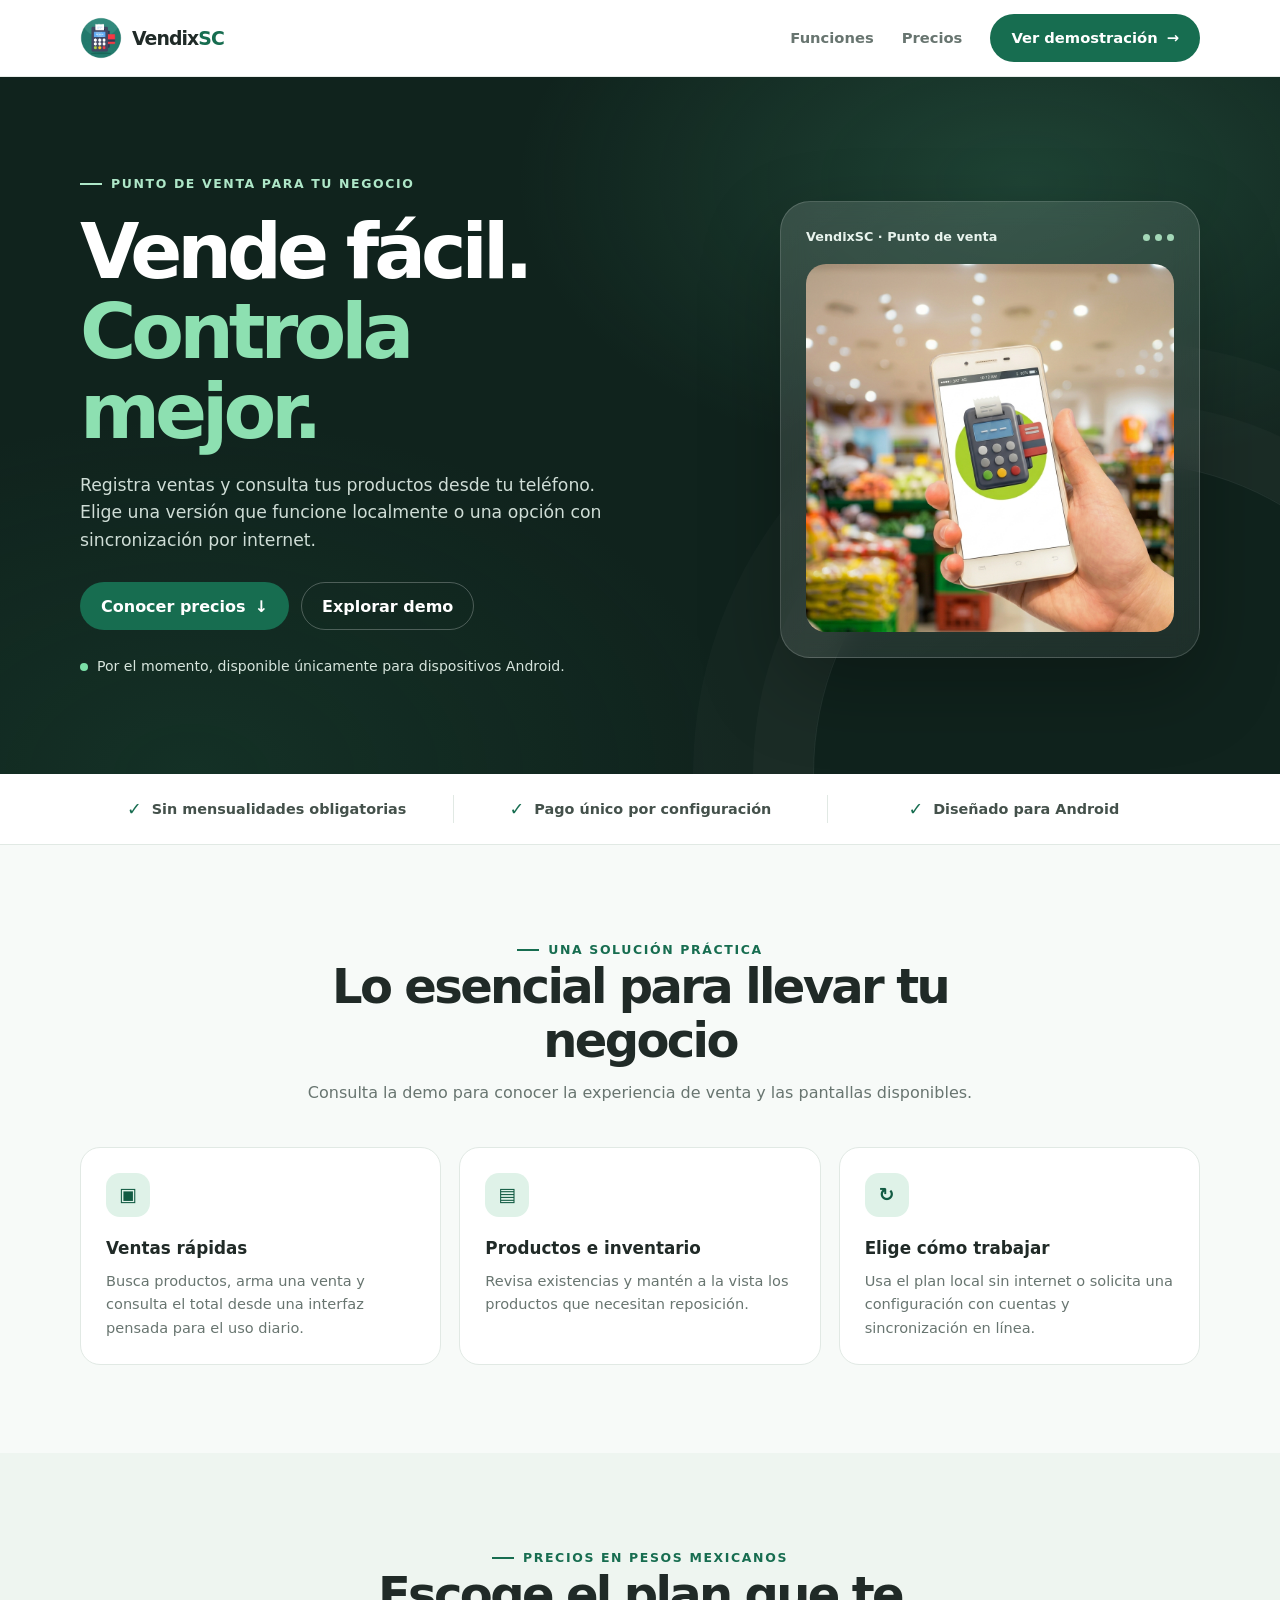
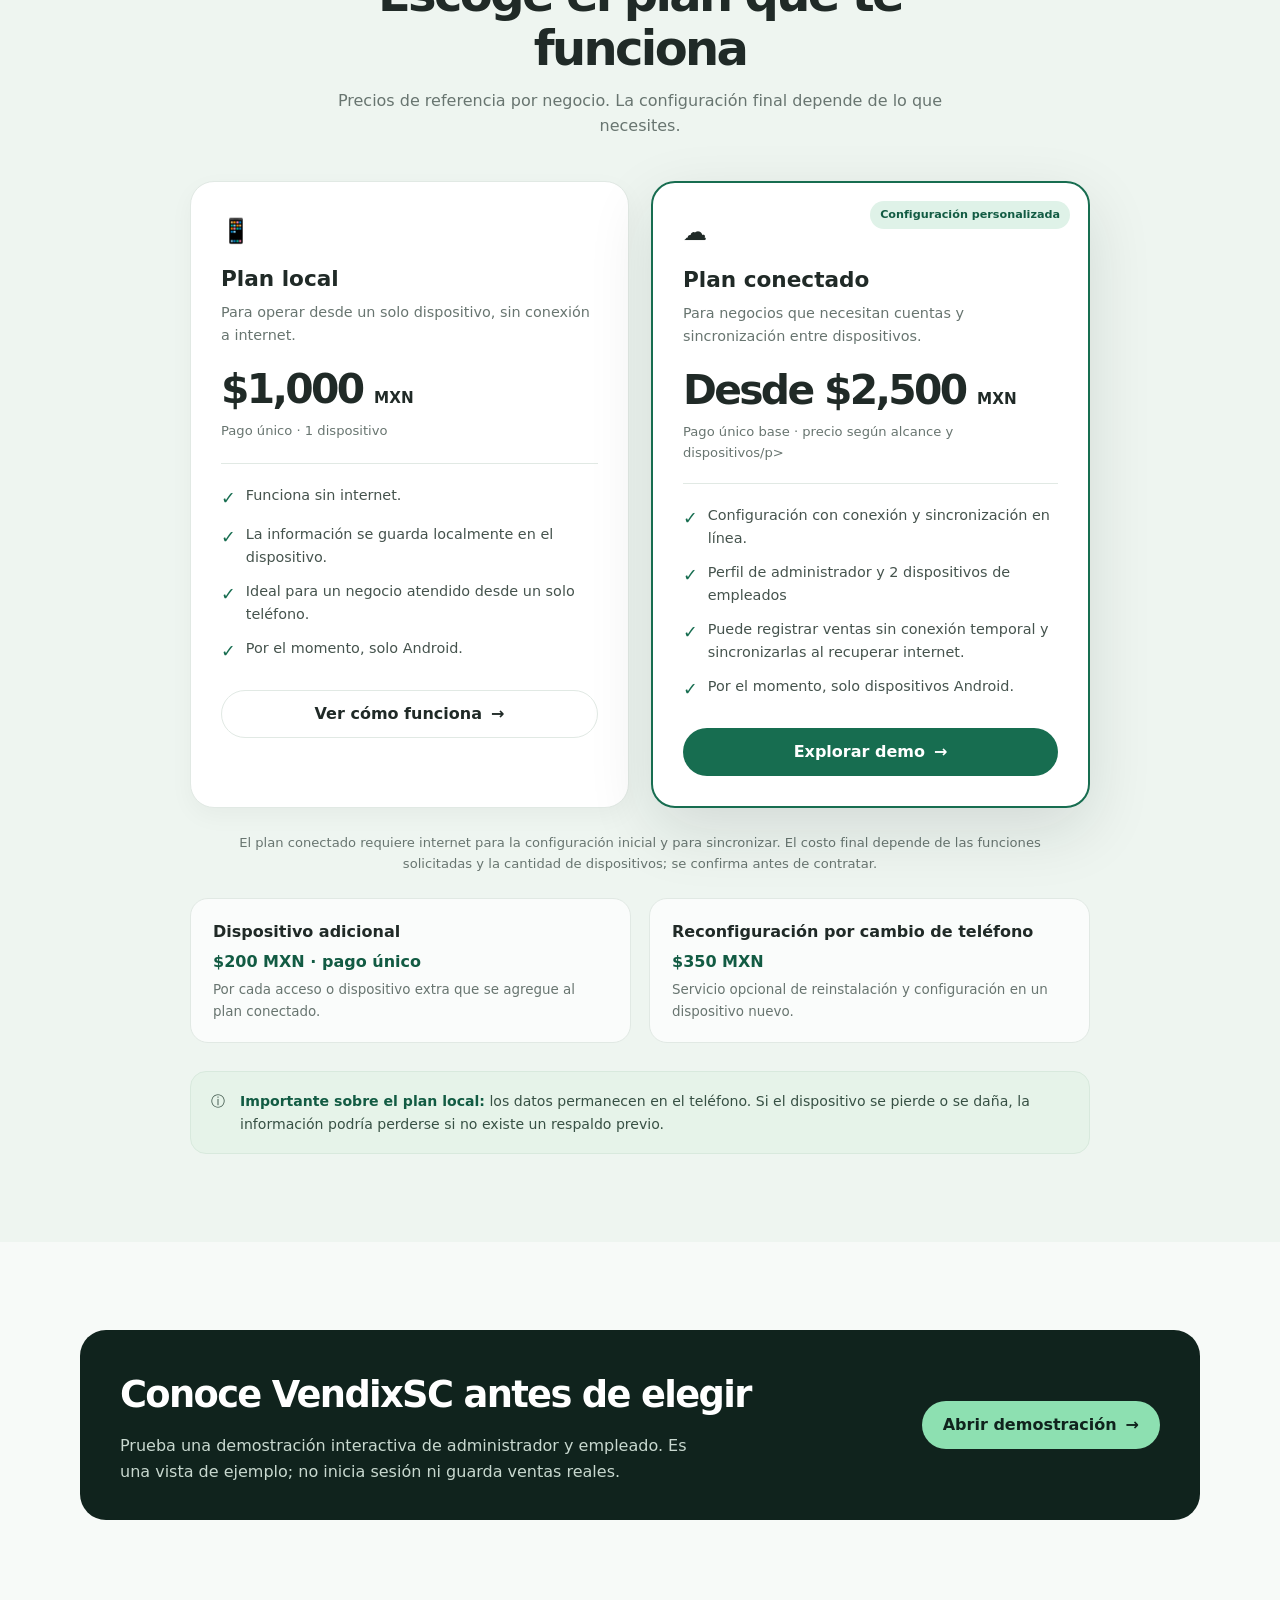
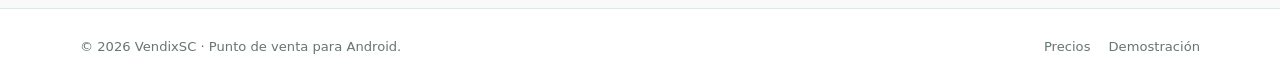
<file: index.html>
<!DOCTYPE html>
<html lang="es">
<head>
  <meta charset="UTF-8" />
  <meta name="viewport" content="width=device-width, initial-scale=1" />
  <meta name="description" content="VendixSC: punto de venta para negocios. Plan local sin internet desde $1,000 MXN y plan sincronizado desde $2,500 MXN. Disponible por el momento para Android." />
  <meta name="theme-color" content="#10231d" />
  <title>VendixSC | Punto de venta para tu negocio</title>
  <link rel="icon" type="image/png" href="favicon.png" />
  <link rel="manifest" href="manifest.json" />
  <style>
    :root {
      color-scheme: light;
      --forest: #10231d;
      --green: #176d50;
      --green-dark: #125b43;
      --mint: #dff2e8;
      --ink: #202a27;
      --muted: #687570;
      --line: #e1e9e4;
      --paper: #f7faf8;
      --white: #fff;
      --shadow: 0 22px 65px rgba(16, 35, 29, .12);
    }

    * { box-sizing: border-box; }
    html { scroll-behavior: smooth; }
    body {
      margin: 0;
      background: var(--paper);
      color: var(--ink);
      font-family: Inter, ui-sans-serif, system-ui, -apple-system, BlinkMacSystemFont, "Segoe UI", sans-serif;
      line-height: 1.6;
    }
    a { color: inherit; }
    img { max-width: 100%; }
    .container { width: min(1120px, calc(100% - 40px)); margin-inline: auto; }
    .site-header {
      position: sticky;
      top: 0;
      z-index: 5;
      border-bottom: 1px solid rgba(225, 233, 228, .8);
      background: rgba(255, 255, 255, .92);
      backdrop-filter: blur(14px);
    }
    .nav {
      min-height: 76px;
      display: flex;
      align-items: center;
      justify-content: space-between;
      gap: 24px;
    }
    .brand {
      display: inline-flex;
      align-items: center;
      gap: 10px;
      text-decoration: none;
      font-size: 1.18rem;
      font-weight: 850;
      letter-spacing: -.05em;
    }
    .brand img { width: 42px; height: 42px; object-fit: contain; border-radius: 50%; }
    .brand span span { color: var(--green); }
    .nav-links { display: flex; align-items: center; gap: 28px; }
    .nav-links a { color: var(--muted); font-size: .92rem; font-weight: 650; text-decoration: none; }
    .nav-links a.button { color: var(--white); }
    .nav-links a:hover { color: var(--green); }
    .nav-links a.button:hover { color: var(--white); }
    .button {
      display: inline-flex;
      min-height: 48px;
      align-items: center;
      justify-content: center;
      gap: 9px;
      padding: 0 20px;
      border: 1px solid transparent;
      border-radius: 999px;
      background: var(--green);
      color: var(--white);
      font-weight: 750;
      text-decoration: none;
      transition: background .18s ease, transform .18s ease;
    }
    .button:hover { background: var(--green-dark); transform: translateY(-1px); }
    .button-light { border-color: var(--line); background: var(--white); color: var(--ink); }
    .button-light:hover { background: #f1f7f3; color: var(--green-dark); }
    .hero {
      position: relative;
      overflow: hidden;
      padding: 90px 0 82px;
      background:
        radial-gradient(ellipse at 80% 15%, rgba(72, 159, 119, .26), transparent 35%),
        radial-gradient(ellipse at 15% 100%, rgba(38, 111, 78, .18), transparent 36%),
        var(--forest);
      color: var(--white);
    }
    .hero::after {
      position: absolute;
      right: -155px;
      bottom: -310px;
      width: 620px;
      height: 620px;
      border: 1px solid rgba(255, 255, 255, .08);
      border-radius: 50%;
      content: "";
      box-shadow: 0 0 0 60px rgba(255,255,255,.025), 0 0 0 120px rgba(255,255,255,.02);
    }
    .hero-grid {
      position: relative;
      z-index: 1;
      display: grid;
      grid-template-columns: 1.08fr .92fr;
      align-items: center;
      gap: 64px;
    }
    .eyebrow {
      display: inline-flex;
      align-items: center;
      gap: 9px;
      margin: 0 0 18px;
      color: #aee7c8;
      font-size: .78rem;
      font-weight: 850;
      letter-spacing: .13em;
      text-transform: uppercase;
    }
    .eyebrow::before { width: 22px; height: 2px; background: currentColor; content: ""; }
    h1, h2, h3, p { margin-top: 0; }
    .hero h1 {
      max-width: 650px;
      margin-bottom: 20px;
      font-size: clamp(2.65rem, 6vw, 4.8rem);
      letter-spacing: -.065em;
      line-height: 1.04;
    }
    .hero h1 span { color: #8de0b1; }
    .hero-copy { max-width: 560px; margin-bottom: 28px; color: #cfddd6; font-size: 1.08rem; }
    .hero-actions { display: flex; flex-wrap: wrap; gap: 12px; }
    .hero .button-light { border-color: rgba(255,255,255,.25); background: transparent; color: var(--white); }
    .hero .button-light:hover { background: rgba(255,255,255,.1); }
    .availability {
      display: inline-flex;
      align-items: center;
      gap: 9px;
      margin-top: 25px;
      color: #d7e5dd;
      font-size: .88rem;
    }
    .availability::before { width: 8px; height: 8px; border-radius: 50%; background: #7be0a7; content: ""; }
    .device-card {
      position: relative;
      width: min(100%, 420px);
      justify-self: end;
      padding: 25px;
      border: 1px solid rgba(255,255,255,.16);
      border-radius: 30px;
      background: linear-gradient(145deg, rgba(255,255,255,.14), rgba(255,255,255,.06));
      box-shadow: 0 30px 80px rgba(0,0,0,.25);
      backdrop-filter: blur(12px);
    }
    .device-top { display: flex; align-items: center; justify-content: space-between; color: #e8f3ed; font-size: .8rem; font-weight: 700; }
    .device-dots { display: flex; gap: 5px; }
    .device-dots i { width: 7px; height: 7px; border-radius: 50%; background: #a4d8b8; }
    .device-image { display: block; width: 100%; aspect-ratio: 1; margin-top: 17px; border-radius: 20px; object-fit: cover; }
    .trust-strip { border-bottom: 1px solid var(--line); background: var(--white); }
    .trust-items { display: grid; grid-template-columns: repeat(3, 1fr); padding: 21px 0; }
    .trust-item { display: flex; align-items: center; justify-content: center; gap: 10px; padding: 0 12px; color: #44514b; font-size: .9rem; font-weight: 700; text-align: center; }
    .trust-item + .trust-item { border-left: 1px solid var(--line); }
    .check { color: var(--green); font-size: 1.1rem; }
    section.content-section { padding: 88px 0; }
    .section-heading { max-width: 680px; margin: 0 auto 42px; text-align: center; }
    .section-heading .eyebrow { color: var(--green); }
    .section-heading h2 { margin-bottom: 12px; font-size: clamp(2rem, 4vw, 3rem); letter-spacing: -.055em; line-height: 1.12; }
    .section-heading p { margin-bottom: 0; color: var(--muted); }
    .features { display: grid; grid-template-columns: repeat(3, 1fr); gap: 18px; }
    .feature {
      min-height: 205px;
      padding: 25px;
      border: 1px solid var(--line);
      border-radius: 20px;
      background: var(--white);
    }
    .feature-icon {
      display: grid;
      width: 44px;
      height: 44px;
      place-items: center;
      margin-bottom: 18px;
      border-radius: 14px;
      background: var(--mint);
      color: var(--green-dark);
      font-size: 1.2rem;
      font-weight: 850;
    }
    .feature h3 { margin-bottom: 7px; font-size: 1.05rem; }
    .feature p { margin-bottom: 0; color: var(--muted); font-size: .91rem; }
    .pricing-section { background: #eef5f0; }
    .pricing-grid { display: grid; grid-template-columns: repeat(2, minmax(0, 1fr)); align-items: stretch; gap: 22px; max-width: 900px; margin: 0 auto; }
    .price-card {
      position: relative;
      padding: 30px;
      border: 1px solid var(--line);
      border-radius: 24px;
      background: var(--white);
      box-shadow: 0 8px 25px rgba(16,35,29,.04);
    }
    .price-card.recommended { border: 2px solid var(--green); box-shadow: var(--shadow); }
    .badge {
      position: absolute;
      top: 18px;
      right: 18px;
      padding: 5px 10px;
      border-radius: 999px;
      background: var(--mint);
      color: var(--green-dark);
      font-size: .7rem;
      font-weight: 800;
    }
    .plan-icon { font-size: 1.5rem; }
    .price-card h3 { margin: 12px 0 4px; font-size: 1.35rem; }
    .plan-caption { min-height: 48px; margin-bottom: 18px; color: var(--muted); font-size: .9rem; }
    .price { margin: 0; font-size: 2.55rem; font-weight: 850; letter-spacing: -.065em; line-height: 1.1; }
    .price span { font-size: .95rem; font-weight: 650; letter-spacing: 0; }
    .price-note { min-height: 23px; margin: 8px 0 19px; color: var(--muted); font-size: .82rem; }
    .price-card ul { display: grid; gap: 11px; margin: 20px 0 25px; padding: 20px 0 0; border-top: 1px solid var(--line); list-style: none; }
    .price-card li { display: flex; gap: 10px; color: #45534d; font-size: .9rem; }
    .price-card .button { width: 100%; }
    .pricing-note { max-width: 820px; margin: 24px auto 0; color: var(--muted); font-size: .82rem; text-align: center; }
    .extras { display: grid; grid-template-columns: 1fr 1fr; gap: 18px; max-width: 900px; margin: 24px auto 0; }
    .extra {
      padding: 20px 22px;
      border: 1px solid var(--line);
      border-radius: 18px;
      background: rgba(255,255,255,.72);
    }
    .extra strong { display: block; margin-bottom: 4px; }
    .extra span { color: var(--green-dark); font-weight: 800; }
    .extra p { margin: 5px 0 0; color: var(--muted); font-size: .84rem; }
    .note-box {
      display: flex;
      gap: 15px;
      max-width: 900px;
      margin: 28px auto 0;
      padding: 18px 20px;
      border: 1px solid #d8e9dd;
      border-radius: 16px;
      background: #e6f3e9;
      color: #375044;
      font-size: .88rem;
    }
    .note-box b { color: var(--green-dark); }
    .demo-banner {
      display: grid;
      grid-template-columns: 1fr auto;
      align-items: center;
      gap: 28px;
      padding: 36px 40px;
      border-radius: 26px;
      background: var(--forest);
      color: var(--white);
    }
    .demo-banner h2 { margin-bottom: 8px; font-size: clamp(1.6rem, 3.5vw, 2.3rem); letter-spacing: -.045em; }
    .demo-banner p { max-width: 590px; margin-bottom: 0; color: #c8d8cf; }
    .demo-banner .button { background: #8de0b1; color: var(--forest); }
    .demo-banner .button:hover { background: #a9ebc5; }
    footer { padding: 27px 0; border-top: 1px solid var(--line); background: var(--white); }
    .footer-inner { display: flex; align-items: center; justify-content: space-between; gap: 20px; color: var(--muted); font-size: .82rem; }
    .footer-inner p { margin: 0; }
    .footer-links { display: flex; gap: 18px; }
    .footer-links a { text-decoration: none; }
    .footer-links a:hover { color: var(--green); }

    @media (max-width: 760px) {
      .container { width: min(100% - 32px, 560px); }
      .nav { min-height: 68px; }
      .nav-links { gap: 14px; }
      .nav-links a:not(.button) { display: none; }
      .nav-links .button { min-height: 42px; padding-inline: 15px; font-size: .85rem; }
      .hero { padding: 66px 0 58px; }
      .hero-grid { grid-template-columns: 1fr; gap: 42px; }
      .hero h1 { font-size: clamp(2.7rem, 12vw, 4.2rem); }
      .device-card { justify-self: center; }
      .trust-items { grid-template-columns: 1fr; gap: 12px; padding: 17px 0; }
      .trust-item { justify-content: flex-start; padding: 0; text-align: left; }
      .trust-item + .trust-item { border-left: 0; }
      section.content-section { padding: 66px 0; }
      .features { grid-template-columns: 1fr; gap: 12px; }
      .feature { min-height: 0; }
      .pricing-grid { grid-template-columns: 1fr; }
      .price-card { padding: 25px; }
      .extras { grid-template-columns: 1fr; }
      .demo-banner { grid-template-columns: 1fr; padding: 28px 24px; }
      .demo-banner .button { justify-self: start; }
      .footer-inner { flex-direction: column; align-items: flex-start; }
    }
    @media (prefers-reduced-motion: reduce) {
      html { scroll-behavior: auto; }
      *, *::before, *::after { transition-duration: .01ms !important; }
    }
  </style>
</head>
<body>
  <header class="site-header">
    <nav class="nav container" aria-label="Navegación principal">
      <a class="brand" href="#inicio" aria-label="VendixSC, inicio">
        <img src="punto%20de%20venta.png" alt="" />
        <span>Vendix<span>SC</span></span>
      </a>
      <div class="nav-links">
        <a href="#funciones">Funciones</a>
        <a href="#precios">Precios</a>
        <a class="button" href="demo.html">Ver demostración <span aria-hidden="true">→</span></a>
      </div>
    </nav>
  </header>

  <main>
    <section class="hero" id="inicio">
      <div class="container hero-grid">
        <div>
          <p class="eyebrow">Punto de venta para tu negocio</p>
          <h1>Vende fácil.<br /><span>Controla mejor.</span></h1>
          <p class="hero-copy">Registra ventas y consulta tus productos desde tu teléfono. Elige una versión que funcione localmente o una opción con sincronización por internet.</p>
          <div class="hero-actions">
            <a class="button" href="#precios">Conocer precios <span aria-hidden="true">↓</span></a>
            <a class="button button-light" href="demo.html">Explorar demo</a>
          </div>
          <p class="availability">Por el momento, disponible únicamente para dispositivos Android.</p>
        </div>
        <div class="device-card" aria-label="Vista ilustrativa del punto de venta">
          <div class="device-top"><span>VendixSC · Punto de venta</span><span class="device-dots" aria-hidden="true"><i></i><i></i><i></i></span></div>
          <img class="device-image" src="vendi.jpeg" alt="Teléfono con una aplicación de punto de venta en un negocio" />
        </div>
      </div>
    </section>

    <div class="trust-strip">
      <div class="container trust-items">
        <div class="trust-item"><span class="check" aria-hidden="true">✓</span> Sin mensualidades obligatorias</div>
        <div class="trust-item"><span class="check" aria-hidden="true">✓</span> Pago único por configuración</div>
        <div class="trust-item"><span class="check" aria-hidden="true">✓</span> Diseñado para Android</div>
      </div>
    </div>

    <section class="content-section" id="funciones">
      <div class="container">
        <div class="section-heading">
          <p class="eyebrow">Una solución práctica</p>
          <h2>Lo esencial para llevar tu negocio</h2>
          <p>Consulta la demo para conocer la experiencia de venta y las pantallas disponibles.</p>
        </div>
        <div class="features">
          <article class="feature">
            <div class="feature-icon" aria-hidden="true">▣</div>
            <h3>Ventas rápidas</h3>
            <p>Busca productos, arma una venta y consulta el total desde una interfaz pensada para el uso diario.</p>
          </article>
          <article class="feature">
            <div class="feature-icon" aria-hidden="true">▤</div>
            <h3>Productos e inventario</h3>
            <p>Revisa existencias y mantén a la vista los productos que necesitan reposición.</p>
          </article>
          <article class="feature">
            <div class="feature-icon" aria-hidden="true">↻</div>
            <h3>Elige cómo trabajar</h3>
            <p>Usa el plan local sin internet o solicita una configuración con cuentas y sincronización en línea.</p>
          </article>
        </div>
      </div>
    </section>

    <section class="content-section pricing-section" id="precios">
      <div class="container">
        <div class="section-heading">
          <p class="eyebrow">Precios en pesos mexicanos</p>
          <h2>Escoge el plan que te funciona</h2>
          <p>Precios de referencia por negocio. La configuración final depende de lo que necesites.</p>
        </div>
        <div class="pricing-grid">
          <article class="price-card">
            <span class="plan-icon" aria-hidden="true">📱</span>
            <h3>Plan local</h3>
            <p class="plan-caption">Para operar desde un solo dispositivo, sin conexión a internet.</p>
            <p class="price">$1,000 <span>MXN</span></p>
            <p class="price-note">Pago único · 1 dispositivo</p>
            <ul>
              <li><span class="check" aria-hidden="true">✓</span><span>Funciona sin internet.</span></li>
              <li><span class="check" aria-hidden="true">✓</span><span>La información se guarda localmente en el dispositivo.</span></li>
              <li><span class="check" aria-hidden="true">✓</span><span>Ideal para un negocio atendido desde un solo teléfono.</span></li>
              <li><span class="check" aria-hidden="true">✓</span><span>Por el momento, solo Android.</span></li>
            </ul>
            <a class="button button-light" href="demo.html">Ver cómo funciona <span aria-hidden="true">→</span></a>
          </article>
          <article class="price-card recommended">
            <span class="badge">Configuración personalizada</span>
            <span class="plan-icon" aria-hidden="true">☁</span>
            <h3>Plan conectado</h3>
            <p class="plan-caption">Para negocios que necesitan cuentas y sincronización entre dispositivos.</p>
            <p class="price">Desde $2,500 <span>MXN</span></p>
            <p class="price-note">Pago único base · precio según alcance y dispositivos/p>
            <ul>
              <li><span class="check" aria-hidden="true">✓</span><span>Configuración con conexión y sincronización en línea.</span></li>
              <li><span class="check" aria-hidden="true">✓</span><span>Perfil de administrador y 2 dispositivos de empleados</span></li>
              <li><span class="check" aria-hidden="true">✓</span><span>Puede registrar ventas sin conexión temporal y sincronizarlas al recuperar internet.</span></li>
              <li><span class="check" aria-hidden="true">✓</span><span>Por el momento, solo dispositivos Android.</span></li>
            </ul>
            <a class="button" href="demo.html">Explorar demo <span aria-hidden="true">→</span></a>
          </article>
        </div>
        <p class="pricing-note">El plan conectado requiere internet para la configuración inicial y para sincronizar. El costo final depende de las funciones solicitadas y la cantidad de dispositivos; se confirma antes de contratar.</p>
        <div class="extras" aria-label="Servicios opcionales">
          <div class="extra">
            <strong>Dispositivo adicional</strong>
            <span>$200 MXN · pago único</span>
            <p>Por cada acceso o dispositivo extra que se agregue al plan conectado.</p>
          </div>
          <div class="extra">
            <strong>Reconfiguración por cambio de teléfono</strong>
            <span>$350 MXN</span>
            <p>Servicio opcional de reinstalación y configuración en un dispositivo nuevo.</p>
          </div>
        </div>
        <div class="note-box">
          <span aria-hidden="true">ⓘ</span>
          <div><b>Importante sobre el plan local:</b> los datos permanecen en el teléfono. Si el dispositivo se pierde o se daña, la información podría perderse si no existe un respaldo previo.</div>
        </div>
      </div>
    </section>

    <section class="content-section">
      <div class="container">
        <div class="demo-banner">
          <div>
            <h2>Conoce VendixSC antes de elegir</h2>
            <p>Prueba una demostración interactiva de administrador y empleado. Es una vista de ejemplo; no inicia sesión ni guarda ventas reales.</p>
          </div>
          <a class="button" href="demo.html">Abrir demostración <span aria-hidden="true">→</span></a>
        </div>
      </div>
    </section>
  </main>

  <footer>
    <div class="container footer-inner">
      <p>© <span id="year">2026</span> VendixSC · Punto de venta para Android.</p>
      <div class="footer-links"><a href="#precios">Precios</a><a href="demo.html">Demostración</a></div>
    </div>
  </footer>
  <script>
    document.querySelector("#year").textContent = new Date().getFullYear();
  </script>
</body>
</html>
</file>
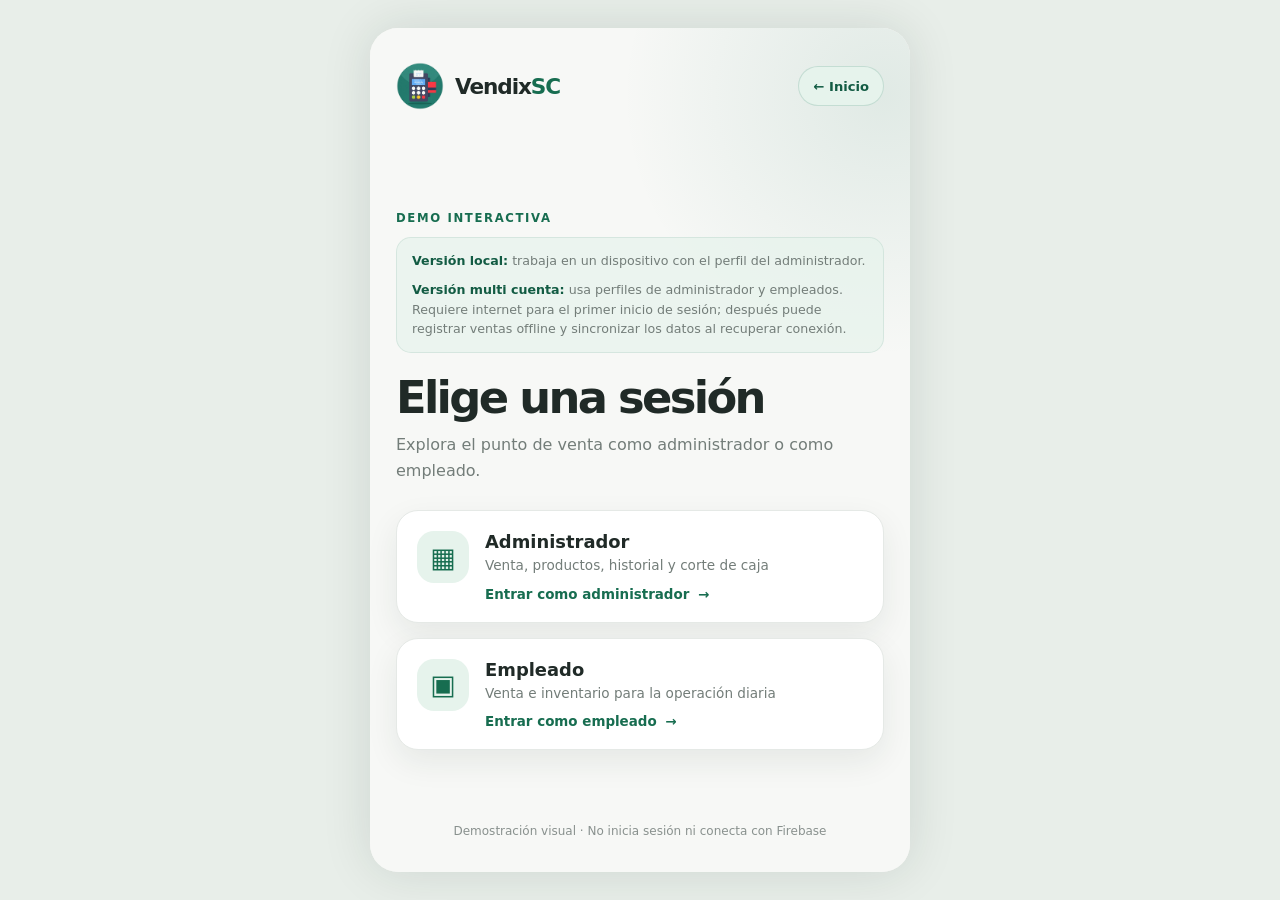
<file: demo.html>
<!DOCTYPE html>
<html lang="es">
  <head>
    <meta charset="UTF-8" />
    <meta name="viewport" content="width=device-width, initial-scale=1.0" />
    <meta
      name="description"
      content="Demo interactiva de las sesiones de administrador y empleado de VendixSC."
    />
    <meta name="theme-color" content="#176d50" />
    <title>VendixSC | Demo de sesiones</title>
    <link rel="icon" type="image/png" href="favicon.png" />
    <link rel="stylesheet" href="demo-sesiones.css" />
  </head>
  <body>
    <main class="demo">
      <section class="login-view" id="login-view">
        <div class="login-brand">
          <img class="brand-logo" src="punto%20de%20venta.png" alt="VendixSC" />
          <span>Vendix<span>SC</span></span>
          <a class="home-button" href="index.html">← Inicio</a>
        </div>
        <div class="login-copy">
          <p class="eyebrow">DEMO INTERACTIVA</p>
          <div class="version-info">
            <p><strong>Versión local:</strong> trabaja en un dispositivo con el perfil del administrador.</p>
            <p><strong>Versión multi cuenta:</strong> usa perfiles de administrador y empleados. Requiere internet para el primer inicio de sesión; después puede registrar ventas offline y sincronizar los datos al recuperar conexión.</p>
          </div>
          <h1>Elige una sesión</h1>
          <p>Explora el punto de venta como administrador o como empleado.</p>
        </div>
        <div class="role-cards">
          <button class="role-card admin-role" data-login-role="admin">
            <span class="role-icon">▦</span>
            <span class="role-name">Administrador</span>
            <span class="role-description">Venta, productos, historial y corte de caja</span>
            <span class="role-link">Entrar como administrador <b>→</b></span>
          </button>
          <button class="role-card employee-role" data-login-role="employee">
            <span class="role-icon">▣</span>
            <span class="role-name">Empleado</span>
            <span class="role-description">Venta e inventario para la operación diaria</span>
            <span class="role-link">Entrar como empleado <b>→</b></span>
          </button>
        </div>
        <p class="demo-note">Demostración visual · No inicia sesión ni conecta con Firebase</p>
      </section>

      <section class="app-view hidden" id="app-view" aria-live="polite">
        <header class="app-header">
          <div class="app-brand">
            <img class="brand-logo small" src="punto%20de%20venta.png" alt="" />
            <div>
              <span class="app-title">VendixSC</span>
              <span class="session-label" id="session-label">ADMIN · admin</span>
            </div>
          </div>
          <div class="app-header-actions">
            <a class="home-button" href="index.html">← Inicio</a>
            <button class="icon-button" id="sign-out" aria-label="Cerrar sesión" title="Cerrar sesión">↪</button>
          </div>
        </header>

        <section class="screen" id="screen" tabindex="-1"></section>
        <nav class="bottom-nav" id="bottom-nav" aria-label="Navegación"></nav>
      </section>

      <dialog class="scanner-dialog" id="scanner-dialog">
        <form id="scanner-form">
          <div class="dialog-heading">
            <div>
              <p class="eyebrow">LECTOR DE PRODUCTOS</p>
              <h2>Escanear código</h2>
            </div>
            <button class="dialog-close" type="button" data-close-scanner aria-label="Cerrar escáner">×</button>
          </div>
          <div class="camera-preview" aria-label="Vista de cámara simulada">
            <span class="camera-corner top-left"></span>
            <span class="camera-corner top-right"></span>
            <span class="camera-corner bottom-left"></span>
            <span class="camera-corner bottom-right"></span>
            <span class="camera-glyph">▣</span>
            <span class="scan-line"></span>
            <span class="camera-caption">Vista previa de cámara</span>
          </div>
          <label class="scanner-label" for="barcode-input">Código de barras de ejemplo</label>
          <input
            class="field"
            id="barcode-input"
            inputmode="numeric"
            placeholder="Ej. 7501000134465"
            autocomplete="off"
          />
          <button class="primary-button full-width scanner-submit" type="submit">Agregar a la venta</button>
          <p class="scanner-note">La cámara es solo visual en esta demo. Escribe un código de los productos para simular el escaneo.</p>
        </form>
      </dialog>

      <div class="toast hidden" id="toast" role="status"></div>
    </main>
    <script src="demo-sesiones.js"></script>
  </body>
</html>
</file>
<file: demo-sesiones.css>
:root {
  color-scheme: light;
  --green: #176d50;
  --green-dark: #125b43;
  --green-light: #e6f3ec;
  --green-pale: #f0f6f1;
  --ink: #202a27;
  --muted: #737d79;
  --line: #e5e9e6;
  --surface: #f7f8f6;
  --white: #fff;
  --shadow: 0 12px 32px rgba(21, 54, 42, 0.08);
}

* {
  box-sizing: border-box;
}

body {
  margin: 0;
  min-height: 100vh;
  background: #e8eee9;
  color: var(--ink);
  font-family: Inter, system-ui, sans-serif;
}

button,
input,
select {
  font: inherit;
}

button {
  cursor: pointer;
}

.demo {
  width: min(100%, 540px);
  min-height: 100vh;
  margin: 0 auto;
  background: var(--surface);
  box-shadow: 0 0 50px rgba(18, 42, 33, 0.12);
}

.hidden {
  display: none !important;
}

.login-view {
  min-height: 100vh;
  padding: 34px 26px;
  display: flex;
  flex-direction: column;
  justify-content: center;
  background:
    radial-gradient(circle at 95% 8%, rgba(23, 109, 80, 0.1), transparent 28%),
    var(--surface);
}

.login-brand,
.app-brand {
  display: flex;
  align-items: center;
  gap: 11px;
}

.login-brand {
  margin-bottom: auto;
  padding-bottom: 46px;
  color: var(--ink);
  font-size: 1.35rem;
  font-weight: 800;
  letter-spacing: -0.05em;
}

.login-brand > span > span {
  color: var(--green);
}

.home-button {
  display: inline-flex;
  min-height: 40px;
  align-items: center;
  justify-content: center;
  margin-left: auto;
  padding: 0 14px;
  border: 1px solid rgba(23, 109, 80, 0.16);
  border-radius: 999px;
  background: var(--green-light);
  color: var(--green-dark);
  font-size: 0.82rem;
  font-weight: 800;
  letter-spacing: 0;
  text-decoration: none;
  white-space: nowrap;
}

.home-button:hover {
  background: #d8ecdf;
}

.brand-logo {
  width: 48px;
  height: 48px;
  display: block;
  object-fit: contain;
  border-radius: 50%;
}

.brand-logo.small {
  width: 40px;
  height: 40px;
}

.login-copy {
  margin-bottom: 26px;
}

.eyebrow {
  color: var(--green);
  font-size: 0.73rem;
  font-weight: 800;
  letter-spacing: 0.14em;
}

.version-info {
  display: grid;
  gap: 9px;
  margin-top: 12px;
  padding: 13px 15px;
  border: 1px solid rgba(23, 109, 80, 0.1);
  border-radius: 15px;
  background: rgba(230, 243, 236, 0.72);
}

.version-info p {
  margin: 0;
  color: var(--muted);
  font-size: 0.79rem;
  line-height: 1.55;
}

.version-info strong {
  color: var(--green-dark);
}

.login-copy h1 {
  margin: 18px 0 8px;
  font-size: clamp(2rem, 8vw, 2.8rem);
  letter-spacing: -0.06em;
}

.login-copy > p:last-child {
  margin: 0;
  color: var(--muted);
  line-height: 1.65;
}

.role-cards {
  display: grid;
  gap: 15px;
}

.role-card {
  width: 100%;
  display: grid;
  grid-template-columns: 54px 1fr;
  gap: 3px 14px;
  padding: 20px;
  text-align: left;
  background: var(--white);
  border: 1px solid var(--line);
  border-radius: 22px;
  box-shadow: var(--shadow);
  color: var(--ink);
  transition: transform 160ms ease, border-color 160ms ease;
}

.role-card:hover {
  transform: translateY(-2px);
  border-color: rgba(23, 109, 80, 0.35);
}

.role-icon {
  grid-row: span 3;
  width: 52px;
  height: 52px;
  display: grid;
  place-items: center;
  border-radius: 17px;
  background: var(--green-light);
  color: var(--green);
  font-size: 1.7rem;
  font-weight: 800;
}

.role-name {
  align-self: end;
  font-size: 1.12rem;
  font-weight: 800;
}

.role-description {
  color: var(--muted);
  font-size: 0.85rem;
  line-height: 1.5;
}

.role-link {
  margin-top: 8px;
  color: var(--green);
  font-size: 0.84rem;
  font-weight: 800;
}

.role-link b {
  margin-left: 4px;
}

.demo-note {
  margin: auto 0 0;
  padding-top: 30px;
  color: #89918e;
  font-size: 0.75rem;
  text-align: center;
}

.app-view {
  min-height: 100vh;
  display: flex;
  flex-direction: column;
  background: var(--surface);
}

.app-header {
  position: sticky;
  top: 0;
  z-index: 3;
  min-height: 74px;
  display: flex;
  align-items: center;
  justify-content: space-between;
  padding: 12px 22px;
  background: rgba(247, 248, 246, 0.95);
  border-bottom: 1px solid rgba(23, 109, 80, 0.08);
  backdrop-filter: blur(12px);
}

.app-title,
.session-label {
  display: block;
}

.app-title {
  font-size: 1rem;
  font-weight: 800;
}

.session-label {
  margin-top: 3px;
  color: var(--green);
  font-size: 0.65rem;
  font-weight: 800;
  letter-spacing: 0.09em;
}

.app-header-actions {
  display: flex;
  align-items: center;
  gap: 10px;
}

.icon-button {
  width: 42px;
  height: 42px;
  border: 0;
  border-radius: 50%;
  background: var(--green-light);
  color: var(--green-dark);
  font-size: 1.45rem;
}

.screen {
  flex: 1;
  padding: 26px 24px 110px;
}

.screen-heading {
  margin-bottom: 22px;
}

.screen-heading h1 {
  margin: 0;
  font-size: clamp(1.8rem, 7vw, 2.4rem);
  letter-spacing: -0.055em;
}

.screen-heading p {
  margin: 7px 0 0;
  color: var(--muted);
  line-height: 1.55;
}

.sync-status {
  display: inline-flex;
  align-items: center;
  gap: 7px;
  margin-top: 12px;
  padding: 7px 10px;
  border-radius: 999px;
  background: var(--green-light);
  color: var(--green-dark);
  font-size: 0.73rem;
  font-weight: 700;
}

.sync-status::before {
  content: "";
  width: 7px;
  height: 7px;
  border-radius: 50%;
  background: #20a36e;
}

.field {
  width: 100%;
  min-height: 54px;
  padding: 0 16px;
  border: 1px solid transparent;
  border-radius: 15px;
  background: var(--white);
  color: var(--ink);
  outline: none;
}

.field:focus {
  border-color: rgba(23, 109, 80, 0.5);
  box-shadow: 0 0 0 3px rgba(23, 109, 80, 0.08);
}

.search-wrap {
  position: relative;
  margin-bottom: 20px;
}

.sale-search-row {
  display: grid;
  grid-template-columns: minmax(0, 1fr) 58px;
  align-items: start;
  gap: 12px;
}

.sale-search-row .search-wrap {
  margin-bottom: 0;
}

.search-wrap::before {
  content: "⌕";
  position: absolute;
  left: 16px;
  top: 7px;
  color: var(--muted);
  font-size: 1.8rem;
}

.search-wrap .field {
  padding-left: 48px;
}

.camera-button {
  width: 58px;
  height: 54px;
  display: grid;
  place-items: center;
  border: 0;
  border-radius: 50%;
  background: var(--green);
  color: var(--white);
  box-shadow: 0 8px 18px rgba(23, 109, 80, 0.18);
}

.camera-button:hover {
  background: var(--green-dark);
}

.camera-button svg {
  width: 27px;
  height: 27px;
  fill: none;
  stroke: currentColor;
  stroke-linecap: round;
  stroke-linejoin: round;
  stroke-width: 1.8;
}

.scanner-dialog {
  width: min(430px, calc(100% - 28px));
  padding: 22px;
  border: 1px solid var(--line);
  border-radius: 24px;
  color: var(--ink);
  box-shadow: 0 24px 80px rgba(15, 23, 42, 0.3);
}

.scanner-dialog::backdrop {
  background: rgba(11, 24, 19, 0.55);
  backdrop-filter: blur(3px);
}

.scanner-dialog form {
  display: grid;
  gap: 12px;
}

.dialog-heading {
  display: flex;
  justify-content: space-between;
  align-items: center;
}

.dialog-heading .eyebrow {
  margin: 0 0 5px;
}

.dialog-heading h2 {
  margin: 0;
  font-size: 1.3rem;
}

.dialog-close {
  width: 38px;
  height: 38px;
  border: 0;
  border-radius: 50%;
  background: var(--green-light);
  color: var(--green-dark);
  font-size: 1.5rem;
}

.camera-preview {
  position: relative;
  min-height: 190px;
  display: grid;
  place-items: center;
  overflow: hidden;
  border-radius: 18px;
  background:
    linear-gradient(rgba(23, 109, 80, 0.08) 1px, transparent 1px),
    linear-gradient(90deg, rgba(23, 109, 80, 0.08) 1px, transparent 1px),
    #17231e;
  background-size: 24px 24px;
  color: #e8fff4;
}

.camera-glyph {
  font-size: 3rem;
  opacity: 0.72;
}

.camera-caption {
  position: absolute;
  bottom: 12px;
  color: rgba(255, 255, 255, 0.76);
  font-size: 0.72rem;
}

.camera-corner {
  position: absolute;
  width: 26px;
  height: 26px;
  border-color: #7de5b7;
  border-style: solid;
}

.camera-corner.top-left {
  top: 20px;
  left: 20px;
  border-width: 2px 0 0 2px;
}

.camera-corner.top-right {
  top: 20px;
  right: 20px;
  border-width: 2px 2px 0 0;
}

.camera-corner.bottom-left {
  bottom: 20px;
  left: 20px;
  border-width: 0 0 2px 2px;
}

.camera-corner.bottom-right {
  right: 20px;
  bottom: 20px;
  border-width: 0 2px 2px 0;
}

.scan-line {
  position: absolute;
  left: 16%;
  right: 16%;
  top: 50%;
  height: 2px;
  background: #7de5b7;
  box-shadow: 0 0 12px #7de5b7;
}

.scanner-label {
  margin-top: 2px;
  color: var(--muted);
  font-size: 0.78rem;
  font-weight: 700;
}

.scanner-submit {
  margin-top: 2px;
}

.scanner-note {
  margin: 0;
  color: var(--muted);
  font-size: 0.74rem;
  line-height: 1.55;
  text-align: center;
}

.section-row {
  display: flex;
  align-items: center;
  justify-content: space-between;
  gap: 12px;
  margin: 20px 0 12px;
}

.section-row h2,
.card h2 {
  margin: 0;
  font-size: 1.08rem;
}

.section-row .count {
  color: var(--green);
  font-size: 0.84rem;
  font-weight: 800;
}

.primary-button,
.outline-button,
.small-button {
  border-radius: 999px;
  font-weight: 700;
}

.primary-button {
  min-height: 50px;
  padding: 0 18px;
  border: 0;
  background: var(--green);
  color: var(--white);
}

.primary-button:hover {
  background: var(--green-dark);
}

.full-width {
  width: 100%;
}

.outline-button {
  min-height: 45px;
  padding: 0 16px;
  border: 1px solid rgba(23, 109, 80, 0.5);
  background: transparent;
  color: var(--green);
}

.small-button {
  min-height: 36px;
  padding: 0 12px;
  border: 0;
  background: var(--green-light);
  color: var(--green-dark);
  font-size: 0.78rem;
}

.product-list {
  display: grid;
  gap: 10px;
}

.product-row,
.history-row,
.staff-row {
  display: flex;
  align-items: center;
  gap: 13px;
  padding: 14px;
  border-radius: 16px;
  background: var(--white);
  border: 1px solid rgba(32, 42, 39, 0.04);
}

.product-symbol,
.list-symbol {
  flex: 0 0 42px;
  width: 42px;
  height: 42px;
  display: grid;
  place-items: center;
  border-radius: 14px;
  background: var(--green-pale);
  color: var(--green);
  font-size: 1.25rem;
}

.product-main,
.row-main {
  min-width: 0;
  flex: 1;
}

.product-main strong,
.row-main strong {
  display: block;
  font-size: 0.9rem;
}

.product-main small,
.row-main small {
  display: block;
  margin-top: 5px;
  color: var(--muted);
  font-size: 0.75rem;
  line-height: 1.45;
}

.product-trailing {
  display: grid;
  justify-items: end;
  gap: 6px;
}

.product-trailing strong {
  white-space: nowrap;
}

.product-trailing small {
  color: var(--muted);
  font-size: 0.7rem;
}

.low-stock {
  color: #b75b1e !important;
  font-weight: 700;
}

.cart-card,
.card {
  padding: 18px;
  border: 1px solid rgba(23, 109, 80, 0.08);
  border-radius: 20px;
  background: var(--green-pale);
}

.cart-card {
  margin-top: 22px;
}

.cart-card .section-row {
  margin-top: 0;
}

.cart-empty {
  padding: 18px 0;
  color: var(--muted);
  text-align: center;
  font-size: 0.87rem;
}

.cart-line {
  display: grid;
  grid-template-columns: minmax(0, 1fr) auto auto;
  align-items: center;
  gap: 10px;
  padding: 12px 0;
  border-bottom: 1px solid rgba(23, 109, 80, 0.1);
}

.cart-line strong,
.cart-line small {
  display: block;
}

.cart-line strong {
  font-size: 0.82rem;
}

.cart-line small {
  margin-top: 4px;
  color: var(--muted);
  font-size: 0.72rem;
}

.quantity-control {
  display: flex;
  align-items: center;
  gap: 8px;
}

.quantity-control button {
  width: 27px;
  height: 27px;
  border: 0;
  border-radius: 50%;
  background: var(--white);
  color: var(--green-dark);
  font-weight: 800;
}

.cart-line > b {
  font-size: 0.82rem;
  white-space: nowrap;
}

.totals {
  margin: 14px 0;
}

.totals div {
  display: flex;
  justify-content: space-between;
  margin: 9px 0;
  color: var(--muted);
  font-size: 0.88rem;
}

.totals .grand-total {
  padding-top: 12px;
  border-top: 1px solid rgba(23, 109, 80, 0.18);
  color: var(--ink);
  font-size: 1.08rem;
  font-weight: 800;
}

.stat-grid {
  display: grid;
  grid-template-columns: repeat(2, minmax(0, 1fr));
  gap: 12px;
  margin-bottom: 20px;
}

.stat-tile {
  padding: 16px;
  border-radius: 17px;
  background: var(--white);
}

.stat-tile span {
  color: var(--muted);
  font-size: 0.75rem;
}

.stat-tile strong {
  display: block;
  margin-top: 7px;
  color: var(--green);
  font-size: 1.45rem;
}

.card + .card {
  margin-top: 16px;
}

.card-description {
  margin: 10px 0 15px;
  color: var(--muted);
  font-size: 0.86rem;
  line-height: 1.6;
}

.rank-row,
.history-row,
.staff-row {
  margin-top: 10px;
}

.rank-number {
  width: 36px;
  height: 36px;
  display: grid;
  place-items: center;
  border-radius: 50%;
  background: var(--green-light);
  color: var(--green);
  font-weight: 800;
}

.clean-card {
  margin: 22px 0;
}

.history-row {
  border: 0;
  background: transparent;
  padding: 14px 2px;
}

.history-row .amount {
  font-weight: 700;
}

.cut-total {
  padding: 26px 20px;
  border-radius: 22px;
  background: var(--green-pale);
  text-align: center;
}

.cut-total .register-icon {
  color: var(--green);
  font-size: 2.4rem;
}

.cut-total p {
  margin: 15px 0 4px;
  color: var(--muted);
}

.cut-total strong {
  color: var(--green);
  font-size: 2.5rem;
  letter-spacing: -0.06em;
}

.bottom-nav {
  position: sticky;
  bottom: 0;
  z-index: 4;
  display: grid;
  padding: 9px 10px max(12px, env(safe-area-inset-bottom));
  border-top: 1px solid rgba(23, 109, 80, 0.06);
  background: rgba(235, 242, 236, 0.97);
  backdrop-filter: blur(12px);
}

.bottom-nav.admin {
  grid-template-columns: repeat(4, 1fr);
}

.bottom-nav.employee {
  grid-template-columns: repeat(2, 1fr);
}

.nav-button {
  min-height: 60px;
  display: grid;
  justify-items: center;
  align-content: center;
  gap: 4px;
  border: 0;
  background: transparent;
  color: #52615b;
  font-size: 0.72rem;
}

.nav-button .nav-icon {
  width: 54px;
  height: 31px;
  display: grid;
  place-items: center;
  border-radius: 999px;
  font-size: 1.12rem;
}

.nav-button.active {
  color: var(--ink);
  font-weight: 700;
}

.nav-button.active .nav-icon {
  background: #d3ebdc;
  color: var(--green-dark);
}

.toast {
  position: fixed;
  left: 50%;
  bottom: 92px;
  z-index: 8;
  width: max-content;
  max-width: calc(100% - 32px);
  transform: translateX(-50%);
  padding: 12px 17px;
  border-radius: 13px;
  background: #24352e;
  color: var(--white);
  box-shadow: var(--shadow);
  font-size: 0.85rem;
}

@media (min-width: 760px) {
  body {
    padding: 28px 0;
  }

  .demo {
    min-height: min(900px, calc(100vh - 56px));
    border-radius: 28px;
    overflow: hidden;
  }

  .login-view,
  .app-view {
    min-height: min(900px, calc(100vh - 56px));
  }

  .screen {
    padding-inline: 32px;
  }
}

@media (max-width: 380px) {
  .screen {
    padding-inline: 17px;
  }

  .product-row {
    gap: 9px;
    padding: 11px 9px;
  }

  .product-symbol {
    flex-basis: 36px;
    width: 36px;
    height: 36px;
  }
}
</file>
